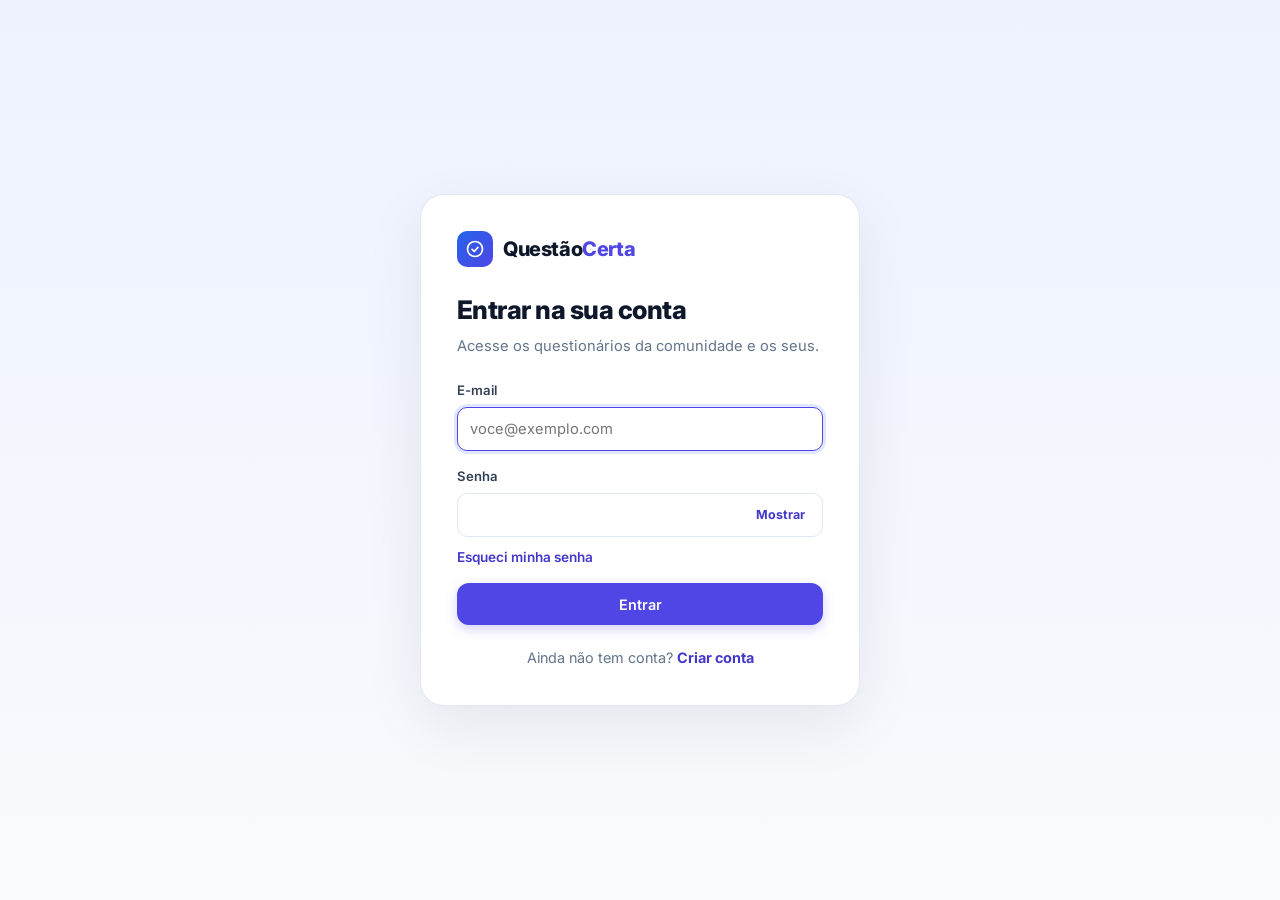
<file: index.html>
<!DOCTYPE html>
<html lang="pt-BR">
<head>
  <meta charset="UTF-8">
  <meta name="viewport" content="width=device-width, initial-scale=1">
  <title>QuestãoCerta</title>
  <!-- Leva para o aplicativo mantendo ?code=... e #... (links de e-mail do Supabase). -->
  <script>location.replace("html/index.html" + location.search + location.hash);</script>
  <noscript><meta http-equiv="refresh" content="0; url=html/index.html"></noscript>
</head>
<body>
  <p><a href="html/index.html">Abrir o QuestãoCerta</a></p>
</body>
</html>
</file>
<file: css/style.css>
/* =========================================================
   QuestãoCerta — estilos base
   Cores, cabeçalho, botões, cards, janelas e menu lateral.
   O modo escuro troca apenas as variáveis (:root[data-tema]).
   ========================================================= */

:root {
  --page: #f8fafc;
  --surface: #ffffff;
  --surface-2: #f8fafc;
  --surface-3: #f1f5f9;
  --line: #e2e8f0;
  --line-strong: #cbd5e1;
  --ink: #0f172a;
  --ink-2: #334155;
  --muted: #64748b;
  --faint: #94a3b8;

  --brand: #4f46e5;
  --brand-hover: #4338ca;
  --brand-soft: #eef2ff;
  --brand-line: #e0e7ff;
  --brand-text: #4338ca;

  --ok: #059669;
  --ok-soft: #d1fae5;
  --ok-line: #6ee7b7;
  --ok-text: #065f46;
  --warn: #d97706;
  --warn-soft: #fef3c7;
  --bad: #dc2626;
  --bad-soft: #fee2e2;
  --bad-line: #fecaca;
  --bad-text: #991b1b;
  --info: #2563eb;
  --info-soft: #dbeafe;

  --hero: linear-gradient(180deg, #eef2ff 0%, #f8fafc 100%);
  --topbar-bg: rgba(255, 255, 255, 0.92);
  --overlay: rgba(15, 23, 42, 0.5);
  --sombra-modal: 0 30px 80px rgba(15, 23, 42, 0.3);
  --sombra-botao: 0 4px 12px rgba(79, 70, 229, 0.25);

  --radius: 16px;
  --radius-sm: 10px;
  --font: "Inter", system-ui, -apple-system, "Segoe UI", Roboto, Arial, sans-serif;
  color-scheme: light;
}

:root[data-tema="escuro"] {
  --page: #0b1120;
  --surface: #121b30;
  --surface-2: #0f1729;
  --surface-3: #1a2540;
  --line: #25314d;
  --line-strong: #364466;
  --ink: #e8edf7;
  --ink-2: #c5cee0;
  --muted: #8e9bb7;
  --faint: #6b7a99;

  --brand: #6366f1;
  --brand-hover: #7c7ff5;
  --brand-soft: rgba(99, 102, 241, 0.16);
  --brand-line: rgba(99, 102, 241, 0.35);
  --brand-text: #a5b4fc;

  --ok: #34d399;
  --ok-soft: rgba(16, 185, 129, 0.18);
  --ok-line: rgba(52, 211, 153, 0.5);
  --ok-text: #6ee7b7;
  --warn: #fbbf24;
  --warn-soft: rgba(245, 158, 11, 0.18);
  --bad: #f87171;
  --bad-soft: rgba(239, 68, 68, 0.18);
  --bad-line: rgba(248, 113, 113, 0.4);
  --bad-text: #fca5a5;
  --info: #60a5fa;
  --info-soft: rgba(59, 130, 246, 0.18);

  --hero: linear-gradient(180deg, #131c38 0%, #0b1120 100%);
  --topbar-bg: rgba(11, 17, 32, 0.88);
  --overlay: rgba(2, 6, 18, 0.65);
  --sombra-modal: 0 30px 80px rgba(0, 0, 0, 0.6);
  --sombra-botao: 0 4px 14px rgba(99, 102, 241, 0.3);
  color-scheme: dark;
}

*, *::before, *::after { box-sizing: border-box; }
html { -webkit-text-size-adjust: 100%; }
body {
  margin: 0;
  font-family: var(--font);
  color: var(--ink);
  background: var(--page);
  line-height: 1.5;
  -webkit-font-smoothing: antialiased;
}
h1, h2, h3, h4, p { margin: 0; }
a { color: inherit; }
button, input, select, textarea { font: inherit; color: inherit; }
button { cursor: pointer; }
[hidden] { display: none !important; }
main { outline: 0; }

:focus-visible {
  outline: 3px solid var(--brand-line);
  outline-offset: 1px;
  box-shadow: 0 0 0 2px var(--brand);
}

.container { max-width: 1120px; margin: 0 auto; padding: 0 24px; }
.muted { color: var(--muted); font-size: 0.875rem; }
.ico { display: inline-flex; flex: none; }
.ico svg, [data-icone] svg { display: block; }
[data-icone] { display: inline-flex; flex: none; }
.visualmente-oculto {
  position: absolute; width: 1px; height: 1px; overflow: hidden;
  clip: rect(0 0 0 0); white-space: nowrap;
}
body.no-scroll { overflow: hidden; }

/* ---------- Cabeçalho ---------- */
.topbar {
  position: sticky; top: 0; z-index: 20;
  display: flex; align-items: center; gap: 16px;
  padding: 12px 24px;
  background: var(--topbar-bg);
  backdrop-filter: blur(10px);
  border-bottom: 1px solid var(--line);
}
.menu-btn {
  display: grid; place-items: center; flex: none;
  width: 44px; height: 44px; border-radius: 12px;
  background: var(--surface); border: 1px solid var(--line); color: var(--ink);
  transition: background 0.15s, border-color 0.15s;
}
.menu-btn:hover { background: var(--surface-3); border-color: var(--line-strong); }

.brand { display: flex; align-items: center; gap: 10px; text-decoration: none; color: var(--ink); flex: none; }
.brand-mark {
  display: grid; place-items: center;
  width: 36px; height: 36px; border-radius: 10px;
  color: #fff; background: linear-gradient(135deg, #2563eb, #4f46e5);
}
.brand-name { font-weight: 800; font-size: 1.25rem; letter-spacing: -0.02em; }
.brand-name span { color: var(--brand-text); }
:root:not([data-tema="escuro"]) .brand-name span { color: var(--brand); }

.search {
  flex: 1; max-width: 440px; margin-left: 4px;
  display: flex; align-items: center; gap: 10px;
  padding: 0 14px; height: 42px;
  background: var(--surface-3); border-radius: 12px; color: var(--muted);
  border: 1px solid transparent;
}
.search:focus-within { background: var(--surface); border-color: var(--brand); }
.search input {
  flex: 1; min-width: 0; border: 0; background: transparent; outline: 0; box-shadow: none;
  font-size: 0.9rem; color: var(--ink);
}
.search input::placeholder { color: var(--muted); }
.btn-criar { margin-left: auto; }

.avatar-btn { display: block; flex: none; border-radius: 50%; text-decoration: none; }

/* Avatar (foto ou iniciais) */
.avatar {
  display: grid; place-items: center; flex: none;
  width: 44px; height: 44px; border-radius: 50%;
  background: linear-gradient(135deg, #818cf8, #4f46e5);
  border: 2px solid var(--brand-line);
  color: #fff; font-weight: 700; font-size: 0.95rem;
  object-fit: cover;
}
.avatar.sm { width: 40px; height: 40px; font-size: 0.85rem; }
.avatar.xl { width: 96px; height: 96px; font-size: 1.8rem; border-width: 3px; }

/* ---------- Botões ---------- */
.btn {
  display: inline-flex; align-items: center; justify-content: center; gap: 8px;
  height: 42px; padding: 0 18px; border-radius: 12px;
  border: 1px solid transparent; font-weight: 600; font-size: 0.9rem;
  text-decoration: none; white-space: nowrap;
  transition: background 0.15s, border-color 0.15s, transform 0.05s;
}
.btn:active { transform: translateY(1px); }
.btn:disabled { opacity: 0.5; cursor: not-allowed; transform: none; }
.btn-primary { background: var(--brand); color: #fff; box-shadow: var(--sombra-botao); }
.btn-primary:hover:not(:disabled) { background: var(--brand-hover); }
.btn-ghost { background: var(--surface); border-color: var(--line); color: var(--ink-2); }
.btn-ghost:hover:not(:disabled) { background: var(--surface-3); border-color: var(--line-strong); }
.btn-danger { color: var(--bad); }
.btn-ghost.btn-danger:hover:not(:disabled) { background: var(--bad-soft); border-color: var(--bad-line); }
.btn-block { width: 100%; border-style: dashed; }
.btn-full { width: 100%; }
.btn-sm { height: 36px; padding: 0 12px; font-size: 0.85rem; }

.icon-btn {
  display: grid; place-items: center; flex: none;
  width: 36px; height: 36px; border-radius: 10px;
  background: var(--surface); border: 1px solid var(--line); color: var(--muted);
}
.icon-btn:hover { color: var(--ink); background: var(--surface-3); }
.icon-btn.sm { width: 32px; height: 32px; border-radius: 9px; }
.icon-btn.on { color: var(--brand-text); background: var(--brand-soft); border-color: var(--brand-line); }
.icon-btn.danger:hover { color: var(--bad); background: var(--bad-soft); border-color: var(--bad-line); }
.icon-btn:disabled { opacity: 0.35; cursor: not-allowed; }
.icon-btn.plain { border: 0; background: transparent; width: 40px; height: 40px; }

/* ---------- Destaque (Início) ---------- */
.hero { padding: 56px 0 48px; background: var(--hero); border-bottom: 1px solid var(--line); }
.hero h1 {
  max-width: 720px;
  font-size: clamp(2rem, 4.6vw, 2.9rem);
  line-height: 1.12; letter-spacing: -0.03em; font-weight: 800;
}
.hero-sub { max-width: 620px; margin-top: 16px; font-size: 1.05rem; color: var(--muted); }

.stats { display: grid; grid-template-columns: repeat(4, 1fr); gap: 16px; margin-top: 32px; }
.stats-3 { grid-template-columns: repeat(3, 1fr); margin-top: 24px; }
.stat {
  display: flex; align-items: center; gap: 14px; min-width: 0;
  padding: 16px; background: var(--surface);
  border: 1px solid var(--line); border-radius: var(--radius);
}
.stat-icon { display: grid; place-items: center; width: 44px; height: 44px; border-radius: 12px; flex: none; }
.stat-icon.indigo { background: var(--brand-soft); color: var(--brand-text); }
.stat-icon.green { background: var(--ok-soft); color: var(--ok); }
.stat-icon.amber { background: var(--warn-soft); color: var(--warn); }
.stat-icon.blue { background: var(--info-soft); color: var(--info); }
.stat-icon.red { background: var(--bad-soft); color: var(--bad); }
.stat strong { display: block; font-size: 1.35rem; line-height: 1.2; font-weight: 700; overflow-wrap: anywhere; }
.stat small { color: var(--muted); font-size: 0.8rem; }

/* ---------- Lista ---------- */
.listing { padding: 48px 0 80px; }
.listing-head { display: flex; align-items: flex-end; justify-content: space-between; gap: 24px; flex-wrap: wrap; }
.listing-head h2 { font-size: 1.6rem; font-weight: 800; letter-spacing: -0.02em; }
.listing-head p { color: var(--muted); font-size: 0.9rem; margin-top: 2px; }

.chips { display: flex; gap: 8px; flex-wrap: wrap; }
.chip {
  height: 36px; padding: 0 16px; border-radius: 999px;
  background: var(--surface); border: 1px solid var(--line);
  font-size: 0.8rem; font-weight: 600; color: var(--ink-2);
}
.chip:hover { border-color: var(--line-strong); }
.chip[aria-selected="true"] { background: var(--brand); border-color: var(--brand); color: #fff; }

.grid {
  display: grid; gap: 24px; margin-top: 28px;
  grid-template-columns: repeat(auto-fill, minmax(340px, 1fr));
}
.card {
  display: flex; flex-direction: column; gap: 12px;
  padding: 22px; background: var(--surface);
  border: 1px solid var(--line); border-radius: 20px;
}
.card-top { display: flex; justify-content: space-between; align-items: center; gap: 8px; }
.tag {
  display: inline-flex; align-items: center; gap: 7px; max-width: 70%;
  padding: 3px 12px; border-radius: 999px;
  background: var(--brand-soft); color: var(--brand-text);
  border: 1px solid var(--brand-line); font-size: 0.75rem; font-weight: 600;
}
.tag > span { overflow: hidden; text-overflow: ellipsis; white-space: nowrap; }
.dot { display: inline-block; width: 8px; height: 8px; border-radius: 50%; flex: none; background: var(--brand); }
.badge { padding: 3px 10px; border-radius: 8px; font-size: 0.75rem; font-weight: 700; }
.badge.facil { background: var(--ok-soft); color: var(--ok); }
.badge.medio { background: var(--warn-soft); color: var(--warn); }
.badge.dificil { background: var(--bad-soft); color: var(--bad); }

.card h3 { font-size: 1.15rem; font-weight: 700; letter-spacing: -0.01em; margin-top: 4px; overflow-wrap: anywhere; }
.card-desc { color: var(--muted); font-size: 0.85rem; min-height: 1.3em; overflow-wrap: anywhere; }
.card-meta {
  display: flex; align-items: center; justify-content: space-between; flex-wrap: wrap; gap: 8px 12px;
  padding-top: 14px; margin-top: auto; margin-bottom: 4px;
  border-top: 1px solid var(--line); color: var(--muted); font-size: 0.8rem; font-weight: 500;
}
.card-info { display: flex; gap: 14px; flex-wrap: wrap; }
.card-info span { display: inline-flex; align-items: center; gap: 6px; }
.card-tools { display: flex; gap: 4px; margin-left: auto; }

/* ---------- Estado vazio ---------- */
.empty {
  display: flex; flex-direction: column; align-items: center; text-align: center;
  gap: 8px; margin-top: 28px; padding: 64px 24px;
  background: var(--surface); border: 2px dashed var(--line); border-radius: 20px;
}
.empty-icon {
  display: grid; place-items: center; width: 64px; height: 64px; margin-bottom: 8px;
  border-radius: 18px; background: var(--brand-soft); color: var(--brand-text);
}
.empty h3 { font-size: 1.2rem; font-weight: 700; }
.empty p { max-width: 400px; color: var(--muted); font-size: 0.92rem; margin-bottom: 12px; }

/* ---------- Janelas ---------- */
.dlg {
  width: min(760px, calc(100vw - 24px)); max-height: calc(100dvh - 24px);
  padding: 0; border: 0; border-radius: 20px; background: var(--surface); color: var(--ink);
  box-shadow: var(--sombra-modal);
}
.dlg-sm { width: min(500px, calc(100vw - 24px)); }
.dlg[open] { display: flex; flex-direction: column; }
.dlg::backdrop { background: var(--overlay); backdrop-filter: blur(2px); }
.dlg form { display: flex; flex-direction: column; min-height: 0; flex: 1; }
.dlg-head {
  display: flex; align-items: flex-start; justify-content: space-between; gap: 16px;
  padding: 20px 24px; border-bottom: 1px solid var(--line);
}
.dlg-head h2 { font-size: 1.25rem; font-weight: 800; letter-spacing: -0.01em; overflow-wrap: anywhere; }
.dlg-body { padding: 24px; overflow-y: auto; flex: 1; min-height: 0; }
.dlg-foot {
  display: flex; align-items: center; justify-content: flex-end; flex-wrap: wrap; gap: 10px;
  padding: 16px 24px; border-top: 1px solid var(--line); background: var(--surface-2);
  border-radius: 0 0 20px 20px;
}
.form-error {
  flex: 1 1 100%; padding: 10px 14px; border-radius: 10px;
  background: var(--bad-soft); color: var(--bad-text); font-size: 0.85rem; font-weight: 500;
}

/* Campos */
.form-grid { display: grid; grid-template-columns: 1fr 1fr; gap: 16px; }
.form-grid.one { grid-template-columns: 1fr; }
.span-2 { grid-column: span 2; }
.field { display: flex; flex-direction: column; gap: 6px; min-width: 0; }
.field label, .label-like { font-size: 0.82rem; font-weight: 600; color: var(--ink-2); }
.opt { font-weight: 400; color: var(--muted); }
.dica { color: var(--muted); font-size: 0.78rem; }
.field input, .field select, .field textarea, .alt-row input[type="text"] {
  width: 100%; padding: 10px 12px; border-radius: var(--radius-sm);
  border: 1px solid var(--line); background: var(--surface); font-size: 0.92rem;
}
.field textarea { resize: vertical; min-height: 84px; }
.field input:focus, .field select:focus, .field textarea:focus, .alt-row input[type="text"]:focus {
  outline: 0; border-color: var(--brand); box-shadow: 0 0 0 3px var(--brand-line);
}

/* Seletor de cor */
.swatches { display: flex; gap: 10px; flex-wrap: wrap; }
.swatch { position: relative; display: block; width: 34px; height: 34px; cursor: pointer; }
.swatch input { position: absolute; inset: 0; opacity: 0; margin: 0; cursor: pointer; }
.swatch span {
  display: block; width: 100%; height: 100%; border-radius: 50%; background: var(--cor);
  border: 3px solid var(--surface); box-shadow: 0 0 0 1px var(--line-strong);
  transition: box-shadow 0.15s;
}
.swatch input:checked + span { box-shadow: 0 0 0 3px var(--cor); }
.swatch input:focus-visible + span { box-shadow: 0 0 0 3px var(--ink); }

/* Questões no formulário */
.questions-head { display: flex; align-items: baseline; justify-content: space-between; margin: 28px 0 12px; }
.questions-head h3 { font-size: 1.05rem; font-weight: 700; }
#questions { display: flex; flex-direction: column; gap: 16px; margin-bottom: 16px; }
.q-block {
  display: flex; flex-direction: column; gap: 14px;
  padding: 18px; border: 1px solid var(--line); border-radius: 14px; background: var(--surface-2);
}
.q-block-head { display: flex; align-items: center; justify-content: space-between; }
.q-block-head h4 { font-size: 0.95rem; font-weight: 700; color: var(--brand-text); }
.alts { display: flex; flex-direction: column; gap: 8px; }
.alts-label { font-size: 0.82rem; font-weight: 600; color: var(--ink-2); }
.alts-hint { font-size: 0.78rem; color: var(--muted); margin: 0 0 8px; }
.alt-row { display: flex; align-items: center; gap: 10px; }
.alt-row input[type="radio"] { width: 18px; height: 18px; accent-color: var(--ok); flex: none; cursor: pointer; }
.alt-letter {
  display: grid; place-items: center; flex: none;
  width: 28px; height: 28px; border-radius: 8px;
  background: var(--brand-soft); color: var(--brand-text); font-weight: 700; font-size: 0.8rem;
}
.alt-row:has(input[type="radio"]:checked) .alt-letter { background: var(--ok-soft); color: var(--ok); }
.alt-row:has(input[type="radio"]:checked) input[type="text"] { border-color: var(--ok-line); }
.add-alt {
  align-self: flex-start; background: none; border: 0; padding: 8px 0 0;
  color: var(--brand-text); font-weight: 600; font-size: 0.85rem;
}
.add-alt:hover { text-decoration: underline; }

/* Visualizar questões (também usado na revisão) */
.ver-q { padding: 18px 0; border-bottom: 1px solid var(--line); }
.ver-q:first-child { padding-top: 0; }
.ver-q:last-child { border-bottom: 0; padding-bottom: 0; }
.ver-q h4 { font-size: 0.95rem; font-weight: 600; line-height: 1.5; overflow-wrap: anywhere; white-space: pre-wrap; }
.ver-q h4 b { color: var(--brand-text); margin-right: 6px; }
.ver-alts { list-style: none; margin: 12px 0 0; padding: 0; display: flex; flex-direction: column; gap: 6px; }
.ver-alts li {
  display: flex; gap: 10px; align-items: baseline;
  padding: 9px 12px; border-radius: 10px; border: 1px solid var(--line);
  font-size: 0.9rem; overflow-wrap: anywhere;
}
.ver-alts li b { color: var(--muted); }
.ver-alts li.correta { background: var(--ok-soft); border-color: var(--ok-line); color: var(--ok-text); }
.ver-alts li.correta b { color: var(--ok); }
.ver-alts li.errada { background: var(--bad-soft); border-color: var(--bad-line); color: var(--bad-text); }
.ver-alts li.errada b { color: var(--bad); }
.ver-alts .gabarito { margin-left: auto; font-size: 0.75rem; font-weight: 700; white-space: nowrap; }
.ver-exp { margin-top: 10px; padding: 10px 12px; border-radius: 10px; background: var(--brand-soft); color: var(--ink-2); font-size: 0.85rem; }
.ver-exp b { color: var(--brand-text); }

/* Escolher questionário */
.escolha {
  display: flex; flex-direction: column; gap: 2px; width: 100%; text-align: left;
  padding: 12px 14px; margin-bottom: 8px; border-radius: 12px;
  background: var(--surface); border: 1px solid var(--line);
}
.escolha:hover { border-color: var(--brand); background: var(--brand-soft); }
.escolha-titulo { font-weight: 600; overflow-wrap: anywhere; }
.escolha-meta { color: var(--muted); font-size: 0.8rem; }

/* ---------- Aviso ---------- */
.toast {
  position: fixed; left: 50%; bottom: 24px; z-index: 100;
  transform: translate(-50%, 20px); opacity: 0; pointer-events: none;
  max-width: calc(100vw - 32px); text-align: center;
  padding: 12px 20px; border-radius: 12px;
  background: #0f172a; color: #fff; font-size: 0.9rem; font-weight: 500;
  box-shadow: 0 10px 30px rgba(0, 0, 0, 0.35); border: 1px solid rgba(255, 255, 255, 0.12);
  transition: opacity 0.2s, transform 0.2s;
}
.toast.show { opacity: 1; transform: translate(-50%, 0); }

/* ---------- Menu lateral ---------- */
.drawer-overlay {
  position: fixed; inset: 0; z-index: 40;
  background: var(--overlay); backdrop-filter: blur(2px);
  opacity: 0; visibility: hidden;
  transition: opacity 0.3s ease, visibility 0s linear 0.3s;
}
.drawer-overlay.open { opacity: 1; visibility: visible; transition: opacity 0.3s ease, visibility 0s; }

.drawer {
  position: fixed; top: 0; left: 0; bottom: 0; z-index: 50;
  width: min(320px, 86vw);
  display: flex; flex-direction: column;
  background: var(--surface); border-right: 1px solid var(--line);
  box-shadow: 8px 0 40px rgba(15, 23, 42, 0.18);
  transform: translateX(-104%); visibility: hidden;
  transition: transform 0.38s cubic-bezier(0.22, 1, 0.36, 1), visibility 0s linear 0.38s;
}
.drawer.open { transform: translateX(0); visibility: visible; transition: transform 0.38s cubic-bezier(0.22, 1, 0.36, 1), visibility 0s; }
.drawer-head { display: flex; align-items: center; justify-content: space-between; padding: 18px 20px; border-bottom: 1px solid var(--line); }
.drawer-scroll { flex: 1; overflow-y: auto; padding: 16px 12px 12px; }

.user-card {
  display: flex; align-items: center; gap: 12px;
  padding: 12px; margin: 0 0 18px; text-decoration: none;
  background: var(--surface-2); border: 1px solid var(--line); border-radius: 16px;
}
.user-card:hover { border-color: var(--line-strong); }
.user-card strong { display: block; font-size: 0.95rem; line-height: 1.2; overflow-wrap: anywhere; }
.user-card small { color: var(--ok); font-weight: 600; font-size: 0.78rem; }

.drawer-title {
  margin: 18px 8px 8px; font-size: 0.7rem; font-weight: 700;
  letter-spacing: 0.06em; text-transform: uppercase; color: var(--faint);
}
.user-card + .drawer-title { margin-top: 0; }

.nav-item {
  display: flex; align-items: center; gap: 14px; width: 100%;
  padding: 12px; border: 0; border-radius: 12px; background: transparent;
  text-align: left; text-decoration: none; font-size: 0.95rem; font-weight: 500; color: var(--ink-2);
  transition: background 0.15s, color 0.15s;
}
.nav-item [data-icone] { color: var(--faint); }
.nav-item:hover { background: var(--surface-3); color: var(--ink); }
.nav-item.active { background: var(--brand-soft); color: var(--brand-text); font-weight: 600; }
.nav-item.active [data-icone] { color: var(--brand-text); }
.nav-item.quick { font-weight: 600; font-size: 1rem; padding: 10px; }
.nav-item.destaque { background: var(--brand-soft); color: var(--brand-text); }
.nav-ico { display: grid; place-items: center; flex: none; width: 36px; height: 36px; border-radius: 10px; }
.nav-ico.solid-indigo { background: var(--brand); color: #fff; }
.nav-ico.soft-green { background: var(--ok-soft); color: var(--ok); }
.nav-item .nav-ico [data-icone] { color: inherit; }

.drawer-foot { padding: 14px 20px; border-top: 1px solid var(--line); }
.logout {
  display: flex; align-items: center; justify-content: center; gap: 8px; width: 100%;
  padding: 10px; border: 0; border-radius: 10px; background: transparent;
  color: var(--bad); font-weight: 600; font-size: 0.9rem;
}
.logout:hover { background: var(--bad-soft); }

/* ---------- Responsivo ---------- */
@media (max-width: 860px) {
  .stats { grid-template-columns: repeat(2, 1fr); }
}
@media (max-width: 640px) {
  .topbar { flex-wrap: wrap; padding: 10px 16px; gap: 10px; }
  .search { order: 5; flex: 1 1 100%; max-width: none; margin-left: 0; }
  .container { padding: 0 16px; }
  .hero { padding: 36px 0 32px; }
  .grid { grid-template-columns: 1fr; }
  .form-grid { grid-template-columns: 1fr; }
  .span-2 { grid-column: auto; }
  .dlg-head, .dlg-body, .dlg-foot { padding-left: 16px; padding-right: 16px; }
  .dlg-foot .btn { flex: 1; }
}
@media (max-width: 440px) {
  .btn-criar .btn-txt { display: none; }
  .btn-criar { padding: 0 12px; }
  .stats, .stats-3 { grid-template-columns: 1fr; }
}
@media (prefers-reduced-motion: reduce) {
  *, *::before, *::after { transition-duration: 0.01s !important; animation-duration: 0.01s !important; }
}

/* ---------- Sem conta logada: só as telas de entrar/cadastrar ---------- */
body.deslogado .topbar,
body.deslogado .drawer,
body.deslogado .drawer-overlay { display: none; }
.user-card small { overflow-wrap: anywhere; }

/* ---------- Autoria e carregamento ---------- */
.card-autor { display: flex; align-items: center; gap: 6px; margin-top: -4px; color: var(--muted); font-size: 0.78rem; }
.carregando { position: fixed; inset: 0; z-index: 200; display: grid; place-content: center; justify-items: center; gap: 14px; background: var(--page); color: var(--muted); font-weight: 600; }
.carregando[hidden] { display: none; }
.spinner { width: 38px; height: 38px; border-radius: 50%; border: 4px solid var(--line); border-top-color: var(--brand); animation: girar 0.8s linear infinite; }
@keyframes girar { to { transform: rotate(360deg); } }
.aviso-config { max-width: 640px; margin: 48px auto; padding: 28px; background: var(--surface); border: 1px solid var(--line); border-radius: 20px; }
.aviso-config h1 { font-size: 1.4rem; font-weight: 800; margin-bottom: 10px; }
.aviso-config ol { margin: 14px 0; padding-left: 22px; display: grid; gap: 8px; }
.aviso-config code { background: var(--surface-3); padding: 2px 6px; border-radius: 6px; font-size: 0.85em; }
</file>
<file: css/paginas.css>
/* =========================================================
   QuestãoCerta — estilos das telas
   Matérias, Estatísticas, Salvos, Configurações e Responder.
   ========================================================= */

/* ---------- Estrutura comum ---------- */
.page { padding-top: 32px; padding-bottom: 80px; }
.page-estreita { max-width: 860px; }

.page-head { margin-bottom: 24px; }
.page-back {
  display: inline-flex; align-items: center; gap: 6px; margin-bottom: 14px;
  color: var(--muted); font-size: 0.85rem; font-weight: 600; text-decoration: none;
}
.page-back:hover { color: var(--brand-text); }
.page-head-row { display: flex; align-items: flex-end; justify-content: space-between; gap: 16px 24px; flex-wrap: wrap; }
.page-head h1 { font-size: clamp(1.6rem, 3.4vw, 2.1rem); font-weight: 800; letter-spacing: -0.025em; line-height: 1.15; overflow-wrap: anywhere; }
.page-head p { color: var(--muted); margin-top: 6px; max-width: 560px; }
.page-actions { display: flex; gap: 8px; flex-wrap: wrap; }
.section-title { font-size: 1.15rem; font-weight: 700; margin: 36px 0 0; }
.page .empty { margin-top: 8px; }

.panel {
  padding: 24px; margin-top: 20px;
  background: var(--surface); border: 1px solid var(--line); border-radius: 20px;
}
.panel-title { font-size: 1.05rem; font-weight: 700; }
.panel-sub { color: var(--muted); font-size: 0.85rem; margin-top: 2px; margin-bottom: 18px; }
.panel-nota { color: var(--muted); font-size: 0.85rem; margin-top: 10px; }
.painel-grid { display: grid; grid-template-columns: 1.6fr 1fr; gap: 20px; align-items: start; }
.painel-grid .panel { margin-top: 20px; }

/* Barras de progresso */
.progresso { height: 10px; border-radius: 999px; background: var(--surface-3); overflow: hidden; }
.progresso > span { display: block; height: 100%; border-radius: 999px; background: var(--brand); transition: width 0.4s ease; }
.progresso > span.bom { background: var(--ok); }
.progresso > span.medio { background: var(--warn); }
.progresso > span.ruim { background: var(--bad); }

/* ---------- Matérias ---------- */
.grid-materias { grid-template-columns: repeat(auto-fill, minmax(300px, 1fr)); margin-top: 8px; }
.materia-card {
  display: flex; align-items: center; gap: 16px; padding: 18px;
  background: var(--surface); border: 1px solid var(--line); border-radius: 18px;
  border-left: 5px solid var(--cor); text-decoration: none; color: inherit;
  transition: border-color 0.15s, background 0.15s;
}
.materia-card:hover { background: var(--surface-2); border-color: var(--cor); }
.materia-card > .ico { color: var(--faint); margin-left: auto; }
.materia-icon {
  display: grid; place-items: center; flex: none;
  width: 48px; height: 48px; border-radius: 14px;
  background: var(--cor); color: #fff; font-size: 1.3rem; font-weight: 800;
}
.materia-icon.lg { width: 56px; height: 56px; font-size: 1.5rem; }
.materia-corpo { min-width: 0; }
.materia-corpo h3 { font-size: 1.05rem; font-weight: 700; overflow-wrap: anywhere; }
.materia-corpo p { color: var(--muted); font-size: 0.83rem; overflow: hidden; text-overflow: ellipsis; white-space: nowrap; }
.materia-corpo small { display: block; margin-top: 4px; color: var(--muted); font-size: 0.78rem; font-weight: 500; }
.materia-novo {
  display: flex; flex-direction: column; align-items: center; justify-content: center; gap: 6px;
  min-height: 92px; border-radius: 18px; background: transparent;
  border: 2px dashed var(--line-strong); color: var(--muted); font-weight: 600; font-size: 0.9rem;
}
.materia-novo:hover { border-color: var(--brand); color: var(--brand-text); background: var(--brand-soft); }
.materia-titulo { display: flex; align-items: center; gap: 16px; min-width: 0; }

/* ---------- Estatísticas ---------- */
.barras { display: flex; align-items: stretch; gap: 8px; height: 220px; }
.barra-col { flex: 1; min-width: 0; display: flex; flex-direction: column; align-items: center; gap: 6px; }
.barra-valor { font-size: 0.7rem; font-weight: 700; color: var(--muted); }
.barra-trilho { flex: 1; width: 100%; max-width: 40px; display: flex; align-items: flex-end; background: var(--surface-3); border-radius: 8px; overflow: hidden; }
.barra { width: 100%; border-radius: 8px 8px 0 0; background: var(--brand); }
.barra.bom { background: var(--ok); }
.barra.medio { background: var(--warn); }
.barra.ruim { background: var(--bad); }
.barra-rotulo { font-size: 0.68rem; color: var(--muted); white-space: nowrap; }

.sequencia { display: flex; align-items: center; gap: 12px; margin-top: 20px; padding-top: 18px; border-top: 1px solid var(--line); }
.sequencia strong { display: block; line-height: 1.2; }
.sequencia small { color: var(--muted); font-size: 0.8rem; }

.hbarras { display: flex; flex-direction: column; gap: 16px; }
.hbarra-topo { display: flex; justify-content: space-between; gap: 12px; margin-bottom: 6px; font-size: 0.88rem; }
.hbarra-nome { display: inline-flex; align-items: center; gap: 8px; font-weight: 600; overflow-wrap: anywhere; }
.hbarra-valor { color: var(--muted); font-weight: 500; white-space: nowrap; }

.historico { list-style: none; margin: 16px 0 0; padding: 0; }
.historico li { display: flex; align-items: center; gap: 14px; padding: 14px 0; border-top: 1px solid var(--line); }
.historico li:first-child { border-top: 0; padding-top: 0; }
.historico-info { flex: 1; min-width: 0; }
.historico-info strong { display: block; overflow-wrap: anywhere; }
.historico-info small { display: flex; align-items: center; gap: 7px; flex-wrap: wrap; color: var(--muted); font-size: 0.78rem; }
.nota { padding: 4px 10px; border-radius: 8px; font-size: 0.8rem; font-weight: 700; white-space: nowrap; }
.nota.bom { background: var(--ok-soft); color: var(--ok); }
.nota.medio { background: var(--warn-soft); color: var(--warn); }
.nota.ruim { background: var(--bad-soft); color: var(--bad); }

/* ---------- Configurações ---------- */
.foto-row { display: flex; align-items: center; gap: 20px; margin-bottom: 24px; flex-wrap: wrap; }
.foto-acoes { display: flex; flex-direction: column; gap: 8px; }
.foto-botoes { display: flex; gap: 8px; flex-wrap: wrap; }
.avatar-img { object-fit: cover; }
.form-acoes { display: flex; justify-content: flex-end; margin-top: 20px; }
.panel .form-error { margin-top: 16px; }

.tema-opcoes { display: grid; grid-template-columns: repeat(3, 1fr); gap: 12px; }
.tema-card {
  position: relative; display: flex; flex-direction: column; gap: 10px; cursor: pointer;
  padding: 10px; border-radius: 14px; border: 2px solid var(--line); background: var(--surface-2);
}
.tema-card input { position: absolute; opacity: 0; inset: 0; margin: 0; cursor: pointer; }
.tema-card:hover { border-color: var(--line-strong); }
.tema-card.on { border-color: var(--brand); background: var(--brand-soft); }
.tema-card:has(input:focus-visible) { box-shadow: 0 0 0 3px var(--brand-line); }
.tema-prev { display: block; height: 64px; border-radius: 9px; border: 1px solid var(--line-strong); }
.tema-prev.claro { background: linear-gradient(180deg, #4f46e5 0 14px, #f8fafc 14px); }
.tema-prev.escuro { background: linear-gradient(180deg, #6366f1 0 14px, #0b1120 14px); }
.tema-prev.sistema { background: linear-gradient(90deg, #f8fafc 50%, #0b1120 50%); }
.tema-nome { display: inline-flex; align-items: center; justify-content: center; gap: 8px; font-size: 0.88rem; font-weight: 600; }

.dados-linha { display: flex; align-items: center; justify-content: space-between; gap: 16px; padding: 16px 0; border-top: 1px solid var(--line); }
.dados-linha:first-of-type { border-top: 0; padding-top: 0; }
.dados-linha strong { font-size: 0.92rem; }
.dados-linha p { color: var(--muted); font-size: 0.82rem; margin-top: 2px; }
.dados-acoes { flex: none; }

/* ---------- Responder ---------- */
.quiz-top { display: flex; align-items: center; gap: 14px; flex-wrap: wrap; }
.quiz-title { flex: 1; min-width: 180px; display: flex; flex-direction: column; align-items: flex-start; gap: 4px; }
.quiz-title h1 { font-size: 1.25rem; font-weight: 800; letter-spacing: -0.015em; overflow-wrap: anywhere; }
.quiz-clock {
  display: inline-flex; align-items: center; gap: 8px; padding: 8px 14px;
  background: var(--surface); border: 1px solid var(--line); border-radius: 12px;
  font-variant-numeric: tabular-nums; font-weight: 700;
}
.quiz-clock small { color: var(--muted); font-weight: 500; font-size: 0.75rem; }

.quiz-progress { margin: 22px 0 18px; }
.quiz-progress-txt { display: flex; justify-content: space-between; gap: 12px; margin-bottom: 8px; font-size: 0.85rem; }
.quiz-progress-txt span { color: var(--muted); }

.quiz-card { padding: 28px; background: var(--surface); border: 1px solid var(--line); border-radius: 22px; }
.quiz-enun {
  font-size: 1.15rem; font-weight: 600; line-height: 1.55; letter-spacing: -0.005em;
  white-space: pre-wrap; overflow-wrap: anywhere; outline: 0;
}
.opcoes { display: flex; flex-direction: column; gap: 10px; margin-top: 22px; }
.opcao {
  display: flex; align-items: center; gap: 14px; width: 100%; text-align: left;
  padding: 14px 16px; border-radius: 14px; border: 1.5px solid var(--line); background: var(--surface);
  color: var(--ink); transition: border-color 0.15s, background 0.15s;
}
.opcao:hover:not(:disabled) { border-color: var(--brand); background: var(--brand-soft); }
.opcao:disabled { cursor: default; color: var(--ink); }
.opcao .letra {
  display: grid; place-items: center; flex: none; width: 32px; height: 32px; border-radius: 9px;
  background: var(--surface-3); color: var(--ink-2); font-weight: 700; font-size: 0.85rem;
}
.opcao-txt { flex: 1; overflow-wrap: anywhere; }
.opcao.sel { border-color: var(--brand); background: var(--brand-soft); }
.opcao.sel .letra { background: var(--brand); color: #fff; }
.opcao.certa { border-color: var(--ok); background: var(--ok-soft); }
.opcao.certa .letra { background: var(--ok); color: #fff; }
.opcao.certa > .ico { color: var(--ok); }
.opcao.errada { border-color: var(--bad); background: var(--bad-soft); }
.opcao.errada .letra { background: var(--bad); color: #fff; }
.opcao.errada > .ico { color: var(--bad); }

.feedback { margin-top: 18px; padding: 14px 16px; border-radius: 14px; font-size: 0.92rem; }
.feedback.ok { background: var(--ok-soft); color: var(--ok-text); border: 1px solid var(--ok-line); }
.feedback.erro { background: var(--bad-soft); color: var(--bad-text); border: 1px solid var(--bad-line); }
.feedback p { margin-top: 6px; color: var(--ink-2); }

.quiz-acoes { display: flex; align-items: center; gap: 10px; margin-top: 24px; }
.espaco { flex: 1; }

.quiz-nav { display: flex; align-items: center; gap: 8px; flex-wrap: wrap; margin-top: 22px; }
.qn {
  width: 38px; height: 38px; border-radius: 10px; font-weight: 700; font-size: 0.85rem;
  background: var(--surface); border: 1.5px solid var(--line); color: var(--ink-2);
}
.qn:hover { border-color: var(--brand); }
.qn.sel { background: var(--brand-soft); border-color: var(--brand-line); color: var(--brand-text); }
.qn.certa { background: var(--ok-soft); border-color: var(--ok-line); color: var(--ok); }
.qn.errada { background: var(--bad-soft); border-color: var(--bad-line); color: var(--bad); }
.qn.atual { box-shadow: 0 0 0 3px var(--brand-line); border-color: var(--brand); }
.quiz-nav .finalizar { margin-left: auto; }

/* Resultado */
.resultado-topo { display: flex; align-items: center; gap: 28px; flex-wrap: wrap; margin-bottom: 8px; }
.anel {
  --p: 0; --cor-anel: var(--brand);
  display: grid; place-items: center; flex: none; width: 150px; height: 150px; border-radius: 50%;
  background: conic-gradient(var(--cor-anel) calc(var(--p) * 1%), var(--surface-3) 0);
}
.anel.bom { --cor-anel: var(--ok); }
.anel.medio { --cor-anel: var(--warn); }
.anel.ruim { --cor-anel: var(--bad); }
.anel > div {
  display: grid; place-content: center; text-align: center;
  width: 118px; height: 118px; border-radius: 50%; background: var(--page);
}
.anel strong { font-size: 2rem; font-weight: 800; line-height: 1; }
.anel small { color: var(--muted); font-size: 0.75rem; }
.resultado-texto { flex: 1; min-width: 220px; }
.resultado-texto h1 { font-size: clamp(1.5rem, 3.4vw, 2rem); font-weight: 800; letter-spacing: -0.02em; outline: 0; }
.resultado-texto p { margin-top: 6px; color: var(--ink-2); }
.resultado-texto .muted { color: var(--muted); }
.resultado-acoes { display: flex; gap: 10px; flex-wrap: wrap; margin-top: 22px; }

.revisao { display: flex; flex-direction: column; gap: 10px; margin-top: 16px; }
.rev { background: var(--surface); border: 1px solid var(--line); border-radius: 14px; border-left-width: 5px; }
.rev.certa { border-left-color: var(--ok); }
.rev.errada { border-left-color: var(--bad); }
.rev.branco { border-left-color: var(--warn); }
.rev summary { display: flex; align-items: center; gap: 12px; padding: 14px 16px; cursor: pointer; list-style: none; }
.rev summary::-webkit-details-marker { display: none; }
.rev-n { flex: none; font-weight: 800; color: var(--muted); }
.rev-enun { flex: 1; min-width: 0; font-weight: 600; font-size: 0.92rem; overflow: hidden; text-overflow: ellipsis; white-space: nowrap; }
.rev[open] .rev-enun { white-space: normal; }
.rev-status { flex: none; padding: 3px 10px; border-radius: 8px; font-size: 0.75rem; font-weight: 700; }
.rev-status.certa { background: var(--ok-soft); color: var(--ok); }
.rev-status.errada { background: var(--bad-soft); color: var(--bad); }
.rev-status.branco { background: var(--warn-soft); color: var(--warn); }
.rev-corpo { padding: 0 16px 16px; }
.rev-corpo .ver-alts { margin-top: 0; }

/* ---------- Responsivo ---------- */
@media (max-width: 860px) {
  .painel-grid { grid-template-columns: 1fr; }
  .barras { height: 190px; gap: 5px; }
}
@media (max-width: 640px) {
  .page { padding-top: 22px; padding-bottom: 60px; }
  .panel { padding: 18px; border-radius: 18px; }
  .tema-opcoes { grid-template-columns: 1fr; }
  .tema-card { flex-direction: row; align-items: center; }
  .tema-prev { width: 64px; flex: none; height: 44px; }
  .tema-nome { justify-content: flex-start; }
  .dados-linha { flex-direction: column; align-items: flex-start; }
  .historico li { flex-wrap: wrap; }
  .quiz-card { padding: 20px; border-radius: 18px; }
  .quiz-acoes { flex-wrap: wrap; }
  .quiz-acoes .btn { flex: 1; }
  .barra-rotulo { display: none; }
  .anel { width: 128px; height: 128px; }
  .anel > div { width: 100px; height: 100px; }
}

/* ---------- Entrar / Criar conta ---------- */
.auth {
  min-height: 100dvh; display: grid; place-items: center; padding: 32px 16px;
  background: var(--hero);
}
.auth-card {
  width: min(440px, 100%); padding: 36px;
  background: var(--surface); border: 1px solid var(--line); border-radius: 24px;
  box-shadow: 0 20px 60px rgba(15, 23, 42, 0.08);
}
.auth-card.larga { width: min(620px, 100%); }
.auth-card .brand { margin-bottom: 24px; }
.auth-card h1 { font-size: 1.6rem; font-weight: 800; letter-spacing: -0.02em; }
.auth-sub { color: var(--muted); margin: 6px 0 24px; font-size: 0.92rem; }
.auth-form { display: flex; flex-direction: column; gap: 16px; }
.auth-form .form-error { margin: 0; }
.check { display: flex; align-items: center; gap: 10px; font-size: 0.88rem; color: var(--ink-2); cursor: pointer; }
.check input { width: 17px; height: 17px; accent-color: var(--brand); }
.auth-rodape { margin-top: 22px; text-align: center; color: var(--muted); font-size: 0.9rem; }
.auth-rodape a { color: var(--brand-text); font-weight: 700; text-decoration: none; }
.auth-rodape a:hover { text-decoration: underline; }
.auth-ajuda { margin-top: 18px; font-size: 0.85rem; color: var(--muted); }
.auth-ajuda summary { cursor: pointer; font-weight: 600; color: var(--ink-2); }
.auth-ajuda p { margin-top: 8px; }

.senha-wrap { position: relative; }
.senha-wrap input { padding-right: 84px; }
.senha-toggle {
  position: absolute; top: 50%; right: 8px; transform: translateY(-50%);
  padding: 4px 10px; border: 0; border-radius: 8px; background: transparent;
  color: var(--brand-text); font-size: 0.78rem; font-weight: 700;
}
.senha-toggle:hover { background: var(--brand-soft); }

/* ---------- Meu perfil ---------- */
.perfil-card { margin-top: 0; }
.perfil-topo { display: flex; align-items: center; gap: 20px; flex-wrap: wrap; padding-bottom: 22px; border-bottom: 1px solid var(--line); }
.perfil-nome { min-width: 0; display: flex; flex-direction: column; align-items: flex-start; gap: 6px; }
.perfil-nome h2 { font-size: 1.5rem; font-weight: 800; letter-spacing: -0.02em; overflow-wrap: anywhere; }
.perfil-nome p { color: var(--muted); overflow-wrap: anywhere; }
.perfil-dados { display: grid; grid-template-columns: 1fr 1fr; gap: 20px 24px; margin: 22px 0 0; }
.perfil-item dt { font-size: 0.75rem; font-weight: 700; letter-spacing: 0.05em; text-transform: uppercase; color: var(--faint); }
.perfil-item dd { margin: 4px 0 0; font-weight: 500; overflow-wrap: anywhere; }
.perfil-item dd.vazio { color: var(--faint); font-weight: 400; font-style: italic; }
.page .stats { margin-top: 20px; }

/* ---------- Excluir conta ---------- */
.excluir-conta { display: flex; gap: 8px; flex-wrap: wrap; justify-content: flex-end; }
.input-inline {
  width: 160px; height: 36px; padding: 0 12px; border-radius: 10px;
  border: 1px solid var(--line); background: var(--surface); font-size: 0.85rem;
}
.input-inline:focus { outline: 0; border-color: var(--brand); box-shadow: 0 0 0 3px var(--brand-line); }

@media (max-width: 640px) {
  .auth-card { padding: 26px 20px; border-radius: 20px; }
  .perfil-dados { grid-template-columns: 1fr; }
  .excluir-conta { justify-content: flex-start; }
}

/* ---------- Início: filtros ---------- */
.listing-tools { display: flex; align-items: center; gap: 10px; flex-wrap: wrap; }
.segmento { display: inline-flex; padding: 3px; border-radius: 12px; background: var(--surface-3); border: 1px solid var(--line); }
.segmento button { height: 32px; padding: 0 14px; border: 0; border-radius: 9px; background: transparent; color: var(--ink-2); font-size: 0.82rem; font-weight: 600; }
.segmento button[aria-pressed="true"] { background: var(--surface); color: var(--brand-text); box-shadow: 0 1px 3px rgba(15, 23, 42, 0.12); }
.chips-linha { margin-top: 16px; }
.materia-autor { color: var(--faint) !important; font-size: 0.76rem !important; margin-top: 2px; }
.auth-link { align-self: flex-start; margin-top: -6px; color: var(--brand-text); font-size: 0.85rem; font-weight: 600; text-decoration: none; }
.auth-link:hover { text-decoration: underline; }
</file>
